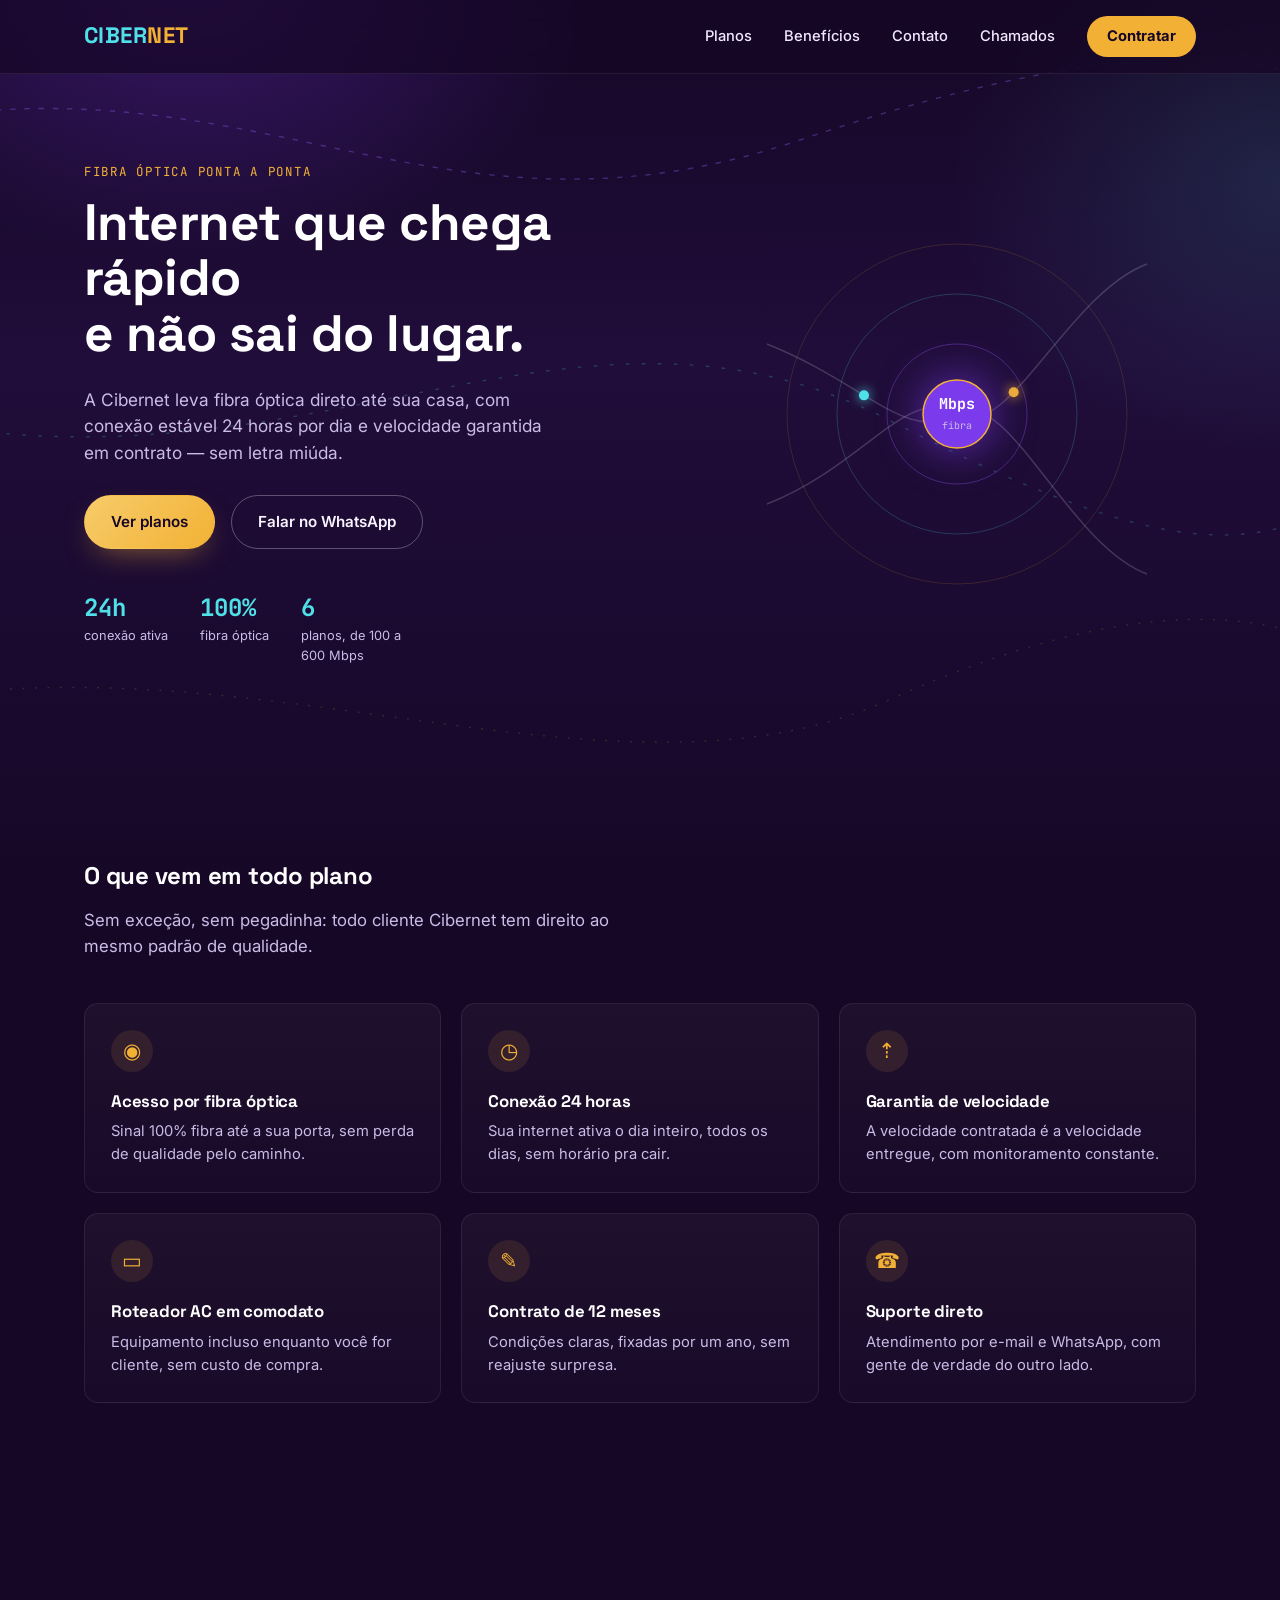
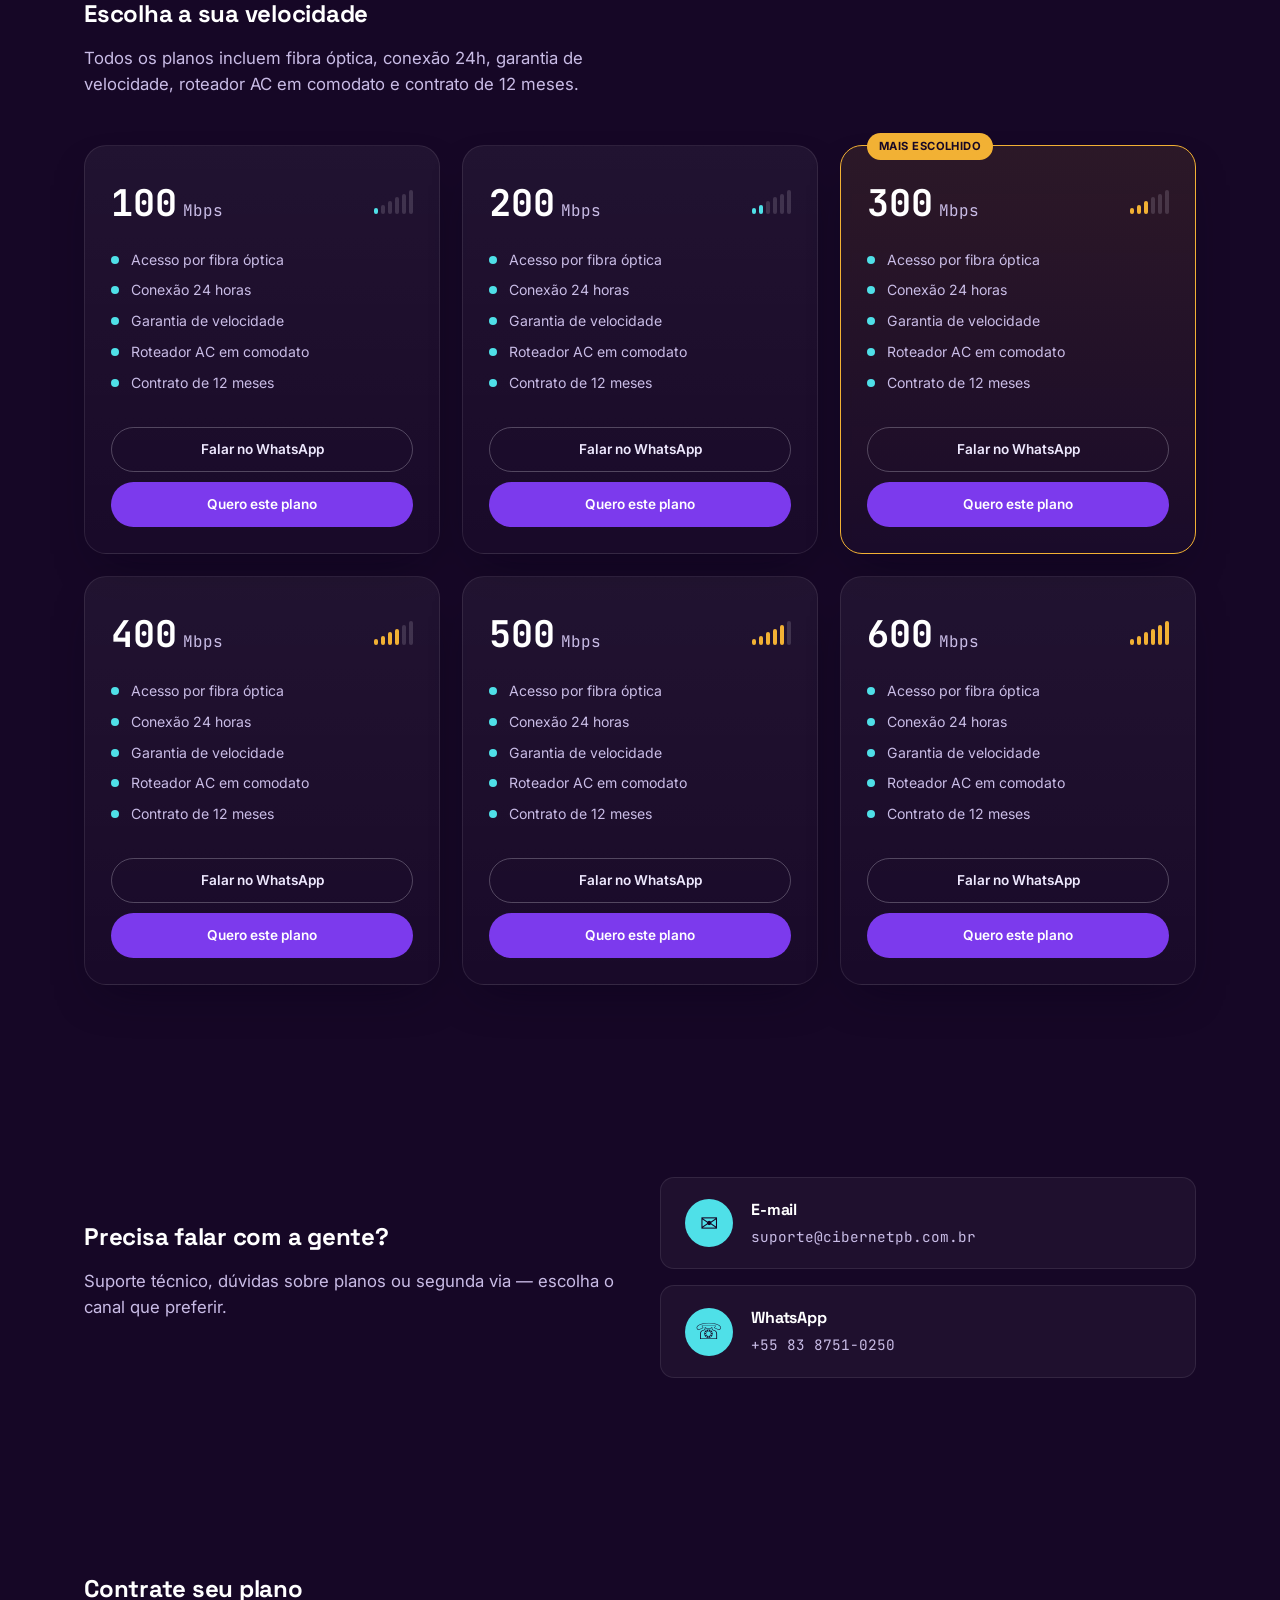
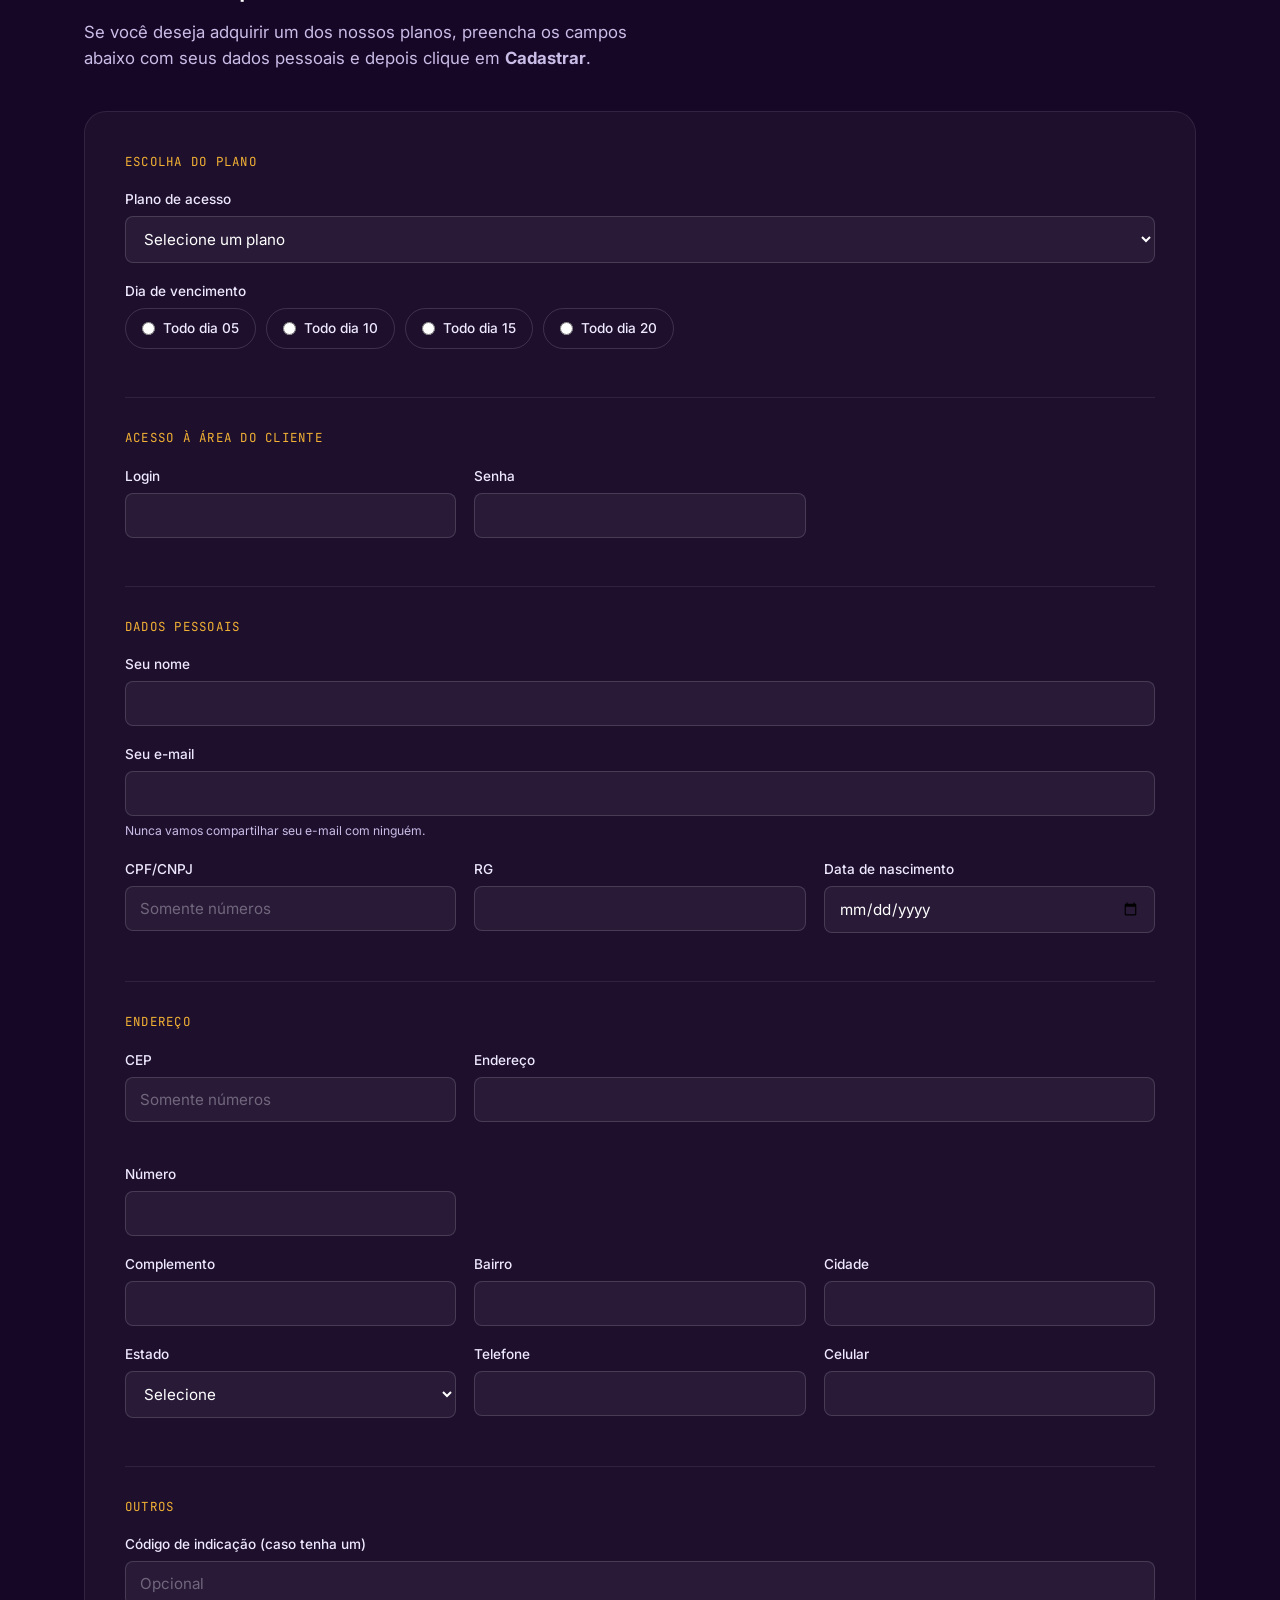
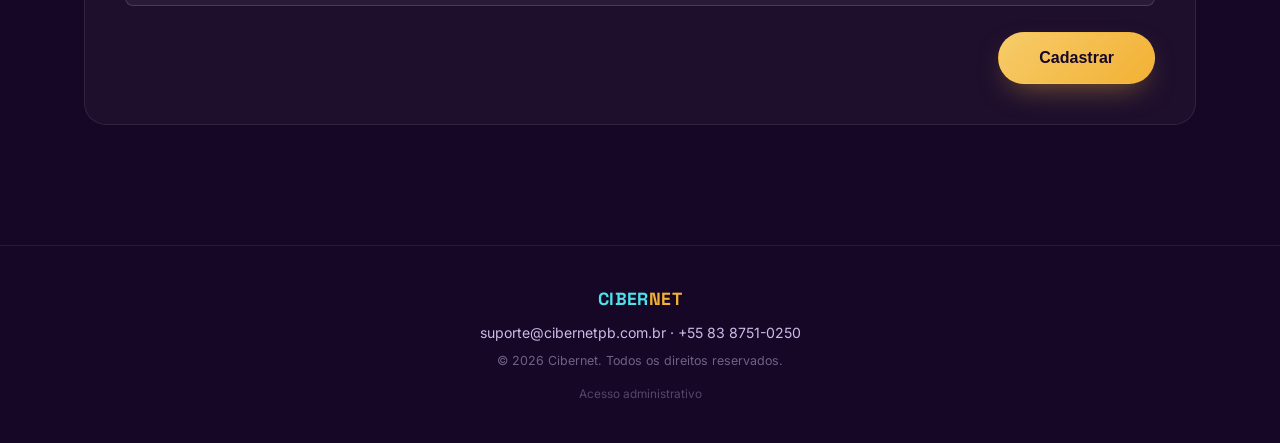
<file: index.html>
<!DOCTYPE html>
<html lang="pt-BR">
<head>
<meta charset="UTF-8">
<meta name="viewport" content="width=device-width, initial-scale=1.0">
<title>Cibernet — Internet Fibra Óptica</title>
<meta name="description" content="Cibernet, provedor de internet fibra óptica. Planos de 100 a 600 Mbps, conexão 24 horas e garantia de velocidade.">
<link rel="preconnect" href="https://fonts.googleapis.com">
<link rel="preconnect" href="https://fonts.gstatic.com" crossorigin>
<link href="https://fonts.googleapis.com/css2?family=Space+Grotesk:wght@500;600;700&family=Inter:wght@400;500;600;700&family=JetBrains+Mono:wght@500;700&display=swap" rel="stylesheet">
<link rel="stylesheet" href="style.css">
</head>
<body>

<!-- linhas de fibra decorativas no fundo -->
<div class="fiber-bg" aria-hidden="true">
  <svg viewBox="0 0 1440 900" preserveAspectRatio="none">
    <path class="fiber-line f1" d="M-100,120 C300,60 500,260 900,140 S1500,40 1600,160"/>
    <path class="fiber-line f2" d="M-100,420 C350,500 650,260 1000,420 S1450,560 1600,440"/>
    <path class="fiber-line f3" d="M-100,700 C300,640 700,820 1000,700 S1500,600 1600,720"/>
  </svg>
</div>

<header class="site-header" id="topo">
  <div class="wrap header-row">
    <a href="#topo" class="brand">
      <span class="brand-mark">CIBER<span class="brand-net">NET</span></span>
    </a>
    <nav class="main-nav" aria-label="Navegação principal">
      <a href="#planos">Planos</a>
      <a href="#beneficios">Benefícios</a>
      <a href="#contato">Contato</a>
      <a href="chamados.html">Chamados</a>
      <a href="#cadastro" class="nav-cta">Contratar</a>
    </nav>
    <button class="nav-toggle" id="navToggle" aria-label="Abrir menu" aria-expanded="false">
      <span></span><span></span><span></span>
    </button>
  </div>
</header>

<main>

  <!-- HERO -->
  <section class="hero">
    <div class="wrap hero-grid">
      <div class="hero-copy">
        <p class="eyebrow">Fibra óptica ponta a ponta</p>
        <h1>Internet que chega rápido<br> e não sai do lugar.</h1>
        <p class="hero-sub">A Cibernet leva fibra óptica direto até sua casa, com conexão estável 24 horas por dia e velocidade garantida em contrato — sem letra miúda.</p>
        <div class="hero-actions">
          <a href="#planos" class="btn btn-gold">Ver planos</a>
          <a href="https://wa.me/558387510250?text=Ol%C3%A1%2C%20quero%20conhecer%20os%20planos%20da%20Cibernet" target="_blank" rel="noopener" class="btn btn-ghost">Falar no WhatsApp</a>
        </div>
        <ul class="hero-stats">
          <li><span class="num">24h</span><span class="label">conexão ativa</span></li>
          <li><span class="num">100%</span><span class="label">fibra óptica</span></li>
          <li><span class="num">6</span><span class="label">planos, de 100 a 600 Mbps</span></li>
        </ul>
      </div>

      <div class="hero-visual" aria-hidden="true">
        <svg viewBox="0 0 420 420" class="pulse-svg">
          <circle class="ring ring-1" cx="210" cy="210" r="70"/>
          <circle class="ring ring-2" cx="210" cy="210" r="120"/>
          <circle class="ring ring-3" cx="210" cy="210" r="170"/>
          <path class="strand strand-a" d="M20,300 C120,260 160,180 210,210 S320,90 400,60"/>
          <path class="strand strand-b" d="M20,140 C120,180 160,240 210,210 S320,340 400,370"/>
          <circle class="pulse pa" r="5"><animateMotion dur="3.2s" repeatCount="indefinite" path="M20,300 C120,260 160,180 210,210 S320,90 400,60"/></circle>
          <circle class="pulse pb" r="5"><animateMotion dur="4s" repeatCount="indefinite" begin="1s" path="M20,140 C120,180 160,240 210,210 S320,340 400,370"/></circle>
          <circle class="core" cx="210" cy="210" r="34"/>
          <text x="210" y="205" class="core-num" text-anchor="middle">Mbps</text>
          <text x="210" y="225" class="core-sub" text-anchor="middle">fibra</text>
        </svg>
      </div>
    </div>
  </section>

  <!-- BENEFÍCIOS -->
  <section class="beneficios" id="beneficios">
    <div class="wrap">
      <h2>O que vem em todo plano</h2>
      <p class="section-sub">Sem exceção, sem pegadinha: todo cliente Cibernet tem direito ao mesmo padrão de qualidade.</p>
      <div class="beneficios-grid">
        <article class="beneficio-card">
          <div class="ico">◉</div>
          <h3>Acesso por fibra óptica</h3>
          <p>Sinal 100% fibra até a sua porta, sem perda de qualidade pelo caminho.</p>
        </article>
        <article class="beneficio-card">
          <div class="ico">◷</div>
          <h3>Conexão 24 horas</h3>
          <p>Sua internet ativa o dia inteiro, todos os dias, sem horário pra cair.</p>
        </article>
        <article class="beneficio-card">
          <div class="ico">⇡</div>
          <h3>Garantia de velocidade</h3>
          <p>A velocidade contratada é a velocidade entregue, com monitoramento constante.</p>
        </article>
        <article class="beneficio-card">
          <div class="ico">▭</div>
          <h3>Roteador AC em comodato</h3>
          <p>Equipamento incluso enquanto você for cliente, sem custo de compra.</p>
        </article>
        <article class="beneficio-card">
          <div class="ico">✎</div>
          <h3>Contrato de 12 meses</h3>
          <p>Condições claras, fixadas por um ano, sem reajuste surpresa.</p>
        </article>
        <article class="beneficio-card">
          <div class="ico">☎</div>
          <h3>Suporte direto</h3>
          <p>Atendimento por e-mail e WhatsApp, com gente de verdade do outro lado.</p>
        </article>
      </div>
    </div>
  </section>

  <!-- PLANOS -->
  <section class="planos" id="planos">
    <div class="wrap">
      <h2>Escolha a sua velocidade</h2>
      <p class="section-sub">Todos os planos incluem fibra óptica, conexão 24h, garantia de velocidade, roteador AC em comodato e contrato de 12 meses.</p>

      <div class="planos-grid">

        <article class="plano-card" data-plano="100">
          <div class="plano-top">
            <span class="plano-speed"><span class="plano-num">100</span>Mbps</span>
            <div class="signal-bars" aria-hidden="true"><i></i><i></i><i></i><i></i><i></i><i></i></div>
          </div>
          <ul class="plano-feats">
            <li>Acesso por fibra óptica</li>
            <li>Conexão 24 horas</li>
            <li>Garantia de velocidade</li>
            <li>Roteador AC em comodato</li>
            <li>Contrato de 12 meses</li>
          </ul>
          <div class="plano-actions">
            <a class="btn btn-outline" href="https://wa.me/558387510250?text=Ol%C3%A1%2C%20tenho%20interesse%20no%20plano%20de%20100%20Mbps%20da%20Cibernet" target="_blank" rel="noopener">Falar no WhatsApp</a>
            <a class="btn btn-solid" href="#cadastro" onclick="selecionarPlano('100')">Quero este plano</a>
          </div>
        </article>

        <article class="plano-card" data-plano="200">
          <div class="plano-top">
            <span class="plano-speed"><span class="plano-num">200</span>Mbps</span>
            <div class="signal-bars" aria-hidden="true"><i></i><i></i><i></i><i></i><i></i><i></i></div>
          </div>
          <ul class="plano-feats">
            <li>Acesso por fibra óptica</li>
            <li>Conexão 24 horas</li>
            <li>Garantia de velocidade</li>
            <li>Roteador AC em comodato</li>
            <li>Contrato de 12 meses</li>
          </ul>
          <div class="plano-actions">
            <a class="btn btn-outline" href="https://wa.me/558387510250?text=Ol%C3%A1%2C%20tenho%20interesse%20no%20plano%20de%20200%20Mbps%20da%20Cibernet" target="_blank" rel="noopener">Falar no WhatsApp</a>
            <a class="btn btn-solid" href="#cadastro" onclick="selecionarPlano('200')">Quero este plano</a>
          </div>
        </article>

        <article class="plano-card destaque" data-plano="300">
          <span class="tag-popular">Mais escolhido</span>
          <div class="plano-top">
            <span class="plano-speed"><span class="plano-num">300</span>Mbps</span>
            <div class="signal-bars" aria-hidden="true"><i></i><i></i><i></i><i></i><i></i><i></i></div>
          </div>
          <ul class="plano-feats">
            <li>Acesso por fibra óptica</li>
            <li>Conexão 24 horas</li>
            <li>Garantia de velocidade</li>
            <li>Roteador AC em comodato</li>
            <li>Contrato de 12 meses</li>
          </ul>
          <div class="plano-actions">
            <a class="btn btn-outline" href="https://wa.me/558387510250?text=Ol%C3%A1%2C%20tenho%20interesse%20no%20plano%20de%20300%20Mbps%20da%20Cibernet" target="_blank" rel="noopener">Falar no WhatsApp</a>
            <a class="btn btn-solid" href="#cadastro" onclick="selecionarPlano('300')">Quero este plano</a>
          </div>
        </article>

        <article class="plano-card" data-plano="400">
          <div class="plano-top">
            <span class="plano-speed"><span class="plano-num">400</span>Mbps</span>
            <div class="signal-bars" aria-hidden="true"><i></i><i></i><i></i><i></i><i></i><i></i></div>
          </div>
          <ul class="plano-feats">
            <li>Acesso por fibra óptica</li>
            <li>Conexão 24 horas</li>
            <li>Garantia de velocidade</li>
            <li>Roteador AC em comodato</li>
            <li>Contrato de 12 meses</li>
          </ul>
          <div class="plano-actions">
            <a class="btn btn-outline" href="https://wa.me/558387510250?text=Ol%C3%A1%2C%20tenho%20interesse%20no%20plano%20de%20400%20Mbps%20da%20Cibernet" target="_blank" rel="noopener">Falar no WhatsApp</a>
            <a class="btn btn-solid" href="#cadastro" onclick="selecionarPlano('400')">Quero este plano</a>
          </div>
        </article>

        <article class="plano-card" data-plano="500">
          <div class="plano-top">
            <span class="plano-speed"><span class="plano-num">500</span>Mbps</span>
            <div class="signal-bars" aria-hidden="true"><i></i><i></i><i></i><i></i><i></i><i></i></div>
          </div>
          <ul class="plano-feats">
            <li>Acesso por fibra óptica</li>
            <li>Conexão 24 horas</li>
            <li>Garantia de velocidade</li>
            <li>Roteador AC em comodato</li>
            <li>Contrato de 12 meses</li>
          </ul>
          <div class="plano-actions">
            <a class="btn btn-outline" href="https://wa.me/558387510250?text=Ol%C3%A1%2C%20tenho%20interesse%20no%20plano%20de%20500%20Mbps%20da%20Cibernet" target="_blank" rel="noopener">Falar no WhatsApp</a>
            <a class="btn btn-solid" href="#cadastro" onclick="selecionarPlano('500')">Quero este plano</a>
          </div>
        </article>

        <article class="plano-card top" data-plano="600">
          <div class="plano-top">
            <span class="plano-speed"><span class="plano-num">600</span>Mbps</span>
            <div class="signal-bars" aria-hidden="true"><i></i><i></i><i></i><i></i><i></i><i></i></div>
          </div>
          <ul class="plano-feats">
            <li>Acesso por fibra óptica</li>
            <li>Conexão 24 horas</li>
            <li>Garantia de velocidade</li>
            <li>Roteador AC em comodato</li>
            <li>Contrato de 12 meses</li>
          </ul>
          <div class="plano-actions">
            <a class="btn btn-outline" href="https://wa.me/558387510250?text=Ol%C3%A1%2C%20tenho%20interesse%20no%20plano%20de%20600%20Mbps%20da%20Cibernet" target="_blank" rel="noopener">Falar no WhatsApp</a>
            <a class="btn btn-solid" href="#cadastro" onclick="selecionarPlano('600')">Quero este plano</a>
          </div>
        </article>

      </div>
    </div>
  </section>

  <!-- CONTATO -->
  <section class="contato" id="contato">
    <div class="wrap contato-grid">
      <div class="contato-copy">
        <h2>Precisa falar com a gente?</h2>
        <p class="section-sub">Suporte técnico, dúvidas sobre planos ou segunda via — escolha o canal que preferir.</p>
      </div>
      <div class="contato-cards">
        <a class="contato-card" href="mailto:suporte@cibernetpb.com.br">
          <div class="ico">✉</div>
          <div>
            <h3>E-mail</h3>
            <p>suporte@cibernetpb.com.br</p>
          </div>
        </a>
        <a class="contato-card" href="https://wa.me/558387510250" target="_blank" rel="noopener">
          <div class="ico">☏</div>
          <div>
            <h3>WhatsApp</h3>
            <p>+55 83 8751-0250</p>
          </div>
        </a>
      </div>
    </div>
  </section>

  <!-- CADASTRO -->
  <section class="cadastro" id="cadastro">
    <div class="wrap">
      <h2>Contrate seu plano</h2>
      <p class="section-sub">Se você deseja adquirir um dos nossos planos, preencha os campos abaixo com seus dados pessoais e depois clique em <strong>Cadastrar</strong>.</p>

      <form id="formCadastro" class="form-card" novalidate>

        <fieldset class="form-block">
          <legend>Escolha do plano</legend>
          <div class="field">
            <label for="planoAcesso">Plano de acesso</label>
            <select id="planoAcesso" name="planoAcesso" required>
              <option value="" disabled selected>Selecione um plano</option>
              <option value="100">100 Mbps</option>
              <option value="200">200 Mbps</option>
              <option value="300">300 Mbps</option>
              <option value="400">400 Mbps</option>
              <option value="500">500 Mbps</option>
              <option value="600">600 Mbps</option>
            </select>
          </div>
          <div class="field">
            <label>Dia de vencimento</label>
            <div class="radio-row">
              <label class="radio-pill"><input type="radio" name="vencimento" value="05" required> Todo dia 05</label>
              <label class="radio-pill"><input type="radio" name="vencimento" value="10"> Todo dia 10</label>
              <label class="radio-pill"><input type="radio" name="vencimento" value="15"> Todo dia 15</label>
              <label class="radio-pill"><input type="radio" name="vencimento" value="20"> Todo dia 20</label>
            </div>
          </div>
        </fieldset>

        <fieldset class="form-block">
          <legend>Acesso à área do cliente</legend>
          <div class="field-row">
            <div class="field">
              <label for="login">Login</label>
              <input type="text" id="login" name="login" autocomplete="username" required>
            </div>
            <div class="field">
              <label for="senha">Senha</label>
              <input type="password" id="senha" name="senha" autocomplete="new-password" required>
            </div>
          </div>
        </fieldset>

        <fieldset class="form-block">
          <legend>Dados pessoais</legend>
          <div class="field">
            <label for="nome">Seu nome</label>
            <input type="text" id="nome" name="nome" required>
          </div>
          <div class="field">
            <label for="email">Seu e-mail</label>
            <input type="email" id="email" name="email" required>
            <span class="hint">Nunca vamos compartilhar seu e-mail com ninguém.</span>
          </div>
          <div class="field-row">
            <div class="field">
              <label for="cpfCnpj">CPF/CNPJ</label>
              <input type="text" id="cpfCnpj" name="cpfCnpj" inputmode="numeric" placeholder="Somente números" required>
            </div>
            <div class="field">
              <label for="rg">RG</label>
              <input type="text" id="rg" name="rg" required>
            </div>
            <div class="field">
              <label for="dataNasc">Data de nascimento</label>
              <input type="date" id="dataNasc" name="dataNasc" required>
            </div>
          </div>
        </fieldset>

        <fieldset class="form-block">
          <legend>Endereço</legend>
          <div class="field-row">
            <div class="field">
              <label for="cep">CEP</label>
              <input type="text" id="cep" name="cep" inputmode="numeric" placeholder="Somente números" required>
              <span class="hint" id="cepStatus"></span>
            </div>
            <div class="field field-grow">
              <label for="endereco">Endereço</label>
              <input type="text" id="endereco" name="endereco" required>
            </div>
            <div class="field field-small">
              <label for="numero">Número</label>
              <input type="text" id="numero" name="numero" required>
            </div>
          </div>
          <div class="field-row">
            <div class="field">
              <label for="complemento">Complemento</label>
              <input type="text" id="complemento" name="complemento">
            </div>
            <div class="field">
              <label for="bairro">Bairro</label>
              <input type="text" id="bairro" name="bairro" required>
            </div>
            <div class="field">
              <label for="cidade">Cidade</label>
              <input type="text" id="cidade" name="cidade" required>
            </div>
          </div>
          <div class="field-row">
            <div class="field">
              <label for="estado">Estado</label>
              <select id="estado" name="estado" required>
                <option value="" disabled selected>Selecione</option>
                <option>Acre</option>
                <option>Alagoas</option>
                <option>Amapá</option>
                <option>Amazonas</option>
                <option>Bahia</option>
                <option>Ceará</option>
                <option>Distrito Federal</option>
                <option>Espírito Santo</option>
                <option>Goiás</option>
                <option>Maranhão</option>
                <option>Mato Grosso</option>
                <option>Mato Grosso do Sul</option>
                <option>Minas Gerais</option>
                <option>Pará</option>
                <option>Paraíba</option>
                <option>Paraná</option>
                <option>Pernambuco</option>
                <option>Piauí</option>
                <option>Rio de Janeiro</option>
                <option>Rio Grande do Norte</option>
                <option>Rio Grande do Sul</option>
                <option>Rondônia</option>
                <option>Roraima</option>
                <option>Santa Catarina</option>
                <option>São Paulo</option>
                <option>Sergipe</option>
                <option>Tocantins</option>
              </select>
            </div>
            <div class="field">
              <label for="telefone">Telefone</label>
              <input type="tel" id="telefone" name="telefone">
            </div>
            <div class="field">
              <label for="celular">Celular</label>
              <input type="tel" id="celular" name="celular" required>
            </div>
          </div>
        </fieldset>

        <fieldset class="form-block">
          <legend>Outros</legend>
          <div class="field">
            <label for="codigo">Código de indicação (caso tenha um)</label>
            <input type="text" id="codigo" name="codigo" placeholder="Opcional">
          </div>
        </fieldset>

        <div class="form-footer">
          <p class="form-msg" id="formMsg" role="status"></p>
          <button type="submit" class="btn btn-gold btn-large">Cadastrar</button>
        </div>
      </form>
    </div>
  </section>

</main>

<footer class="site-footer">
  <div class="wrap footer-row">
    <span class="brand-mark small">CIBER<span class="brand-net">NET</span></span>
    <p>suporte@cibernetpb.com.br · +55 83 8751-0250</p>
    <p class="copy">© <span id="anoAtual"></span> Cibernet. Todos os direitos reservados.</p>
    <a href="admin.html" class="admin-link">Acesso administrativo</a>
  </div>
</footer>

<script src="script.js"></script>
</body>
</html>
</file>
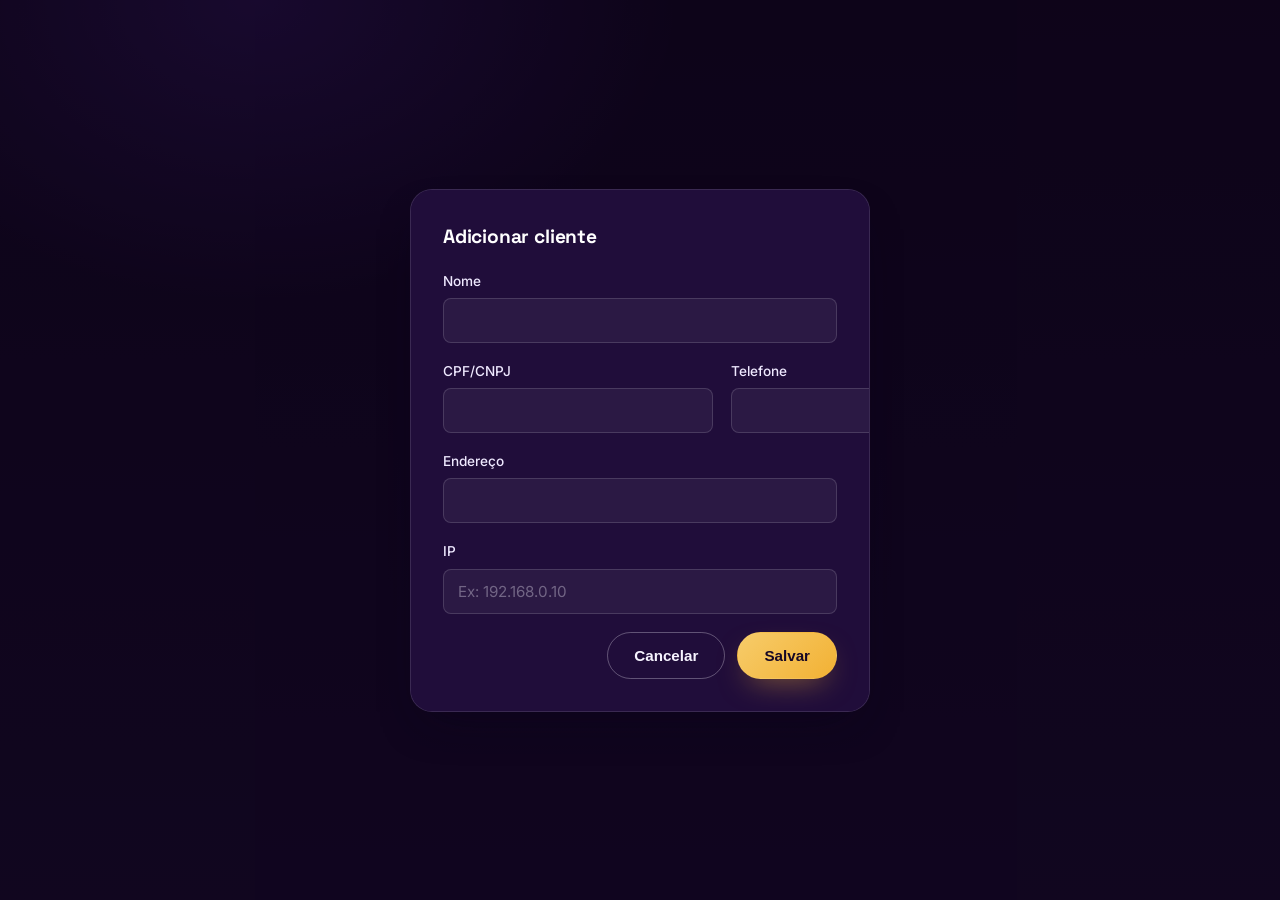
<file: admin.html>
<!DOCTYPE html>
<html lang="pt-BR">
<head>
<meta charset="UTF-8">
<meta name="viewport" content="width=device-width, initial-scale=1.0">
<title>Cibernet — Painel administrativo</title>
<meta name="robots" content="noindex, nofollow">
<link rel="preconnect" href="https://fonts.googleapis.com">
<link rel="preconnect" href="https://fonts.gstatic.com" crossorigin>
<link href="https://fonts.googleapis.com/css2?family=Space+Grotesk:wght@500;600;700&family=Inter:wght@400;500;600;700&family=JetBrains+Mono:wght@500;700&display=swap" rel="stylesheet">
<link rel="stylesheet" href="style.css">
<link rel="stylesheet" href="admin.css">
</head>
<body class="admin-body">

<!-- TELA DE LOGIN -->
<div class="admin-login" id="loginScreen">
  <form id="formLogin" class="login-card">
    <span class="brand-mark">CIBER<span class="brand-net">NET</span></span>
    <h1>Painel administrativo</h1>
    <p class="section-sub">Área restrita. Digite a senha de acesso para continuar.</p>
    <div class="field">
      <label for="senhaAdmin">Senha</label>
      <input type="password" id="senhaAdmin" required autofocus>
    </div>
    <p class="form-msg erro" id="loginMsg" role="status"></p>
    <button type="submit" class="btn btn-gold btn-large">Entrar</button>
  </form>
</div>

<!-- PAINEL -->
<div class="admin-dashboard" id="dashboard" hidden>

  <header class="admin-header">
    <div class="wrap admin-header-row">
      <span class="brand-mark">CIBER<span class="brand-net">NET</span> <small>admin</small></span>
      <div class="admin-header-actions">
        <a href="index.html" class="btn btn-ghost">Ver site</a>
        <button class="btn btn-outline" id="btnSair">Sair</button>
      </div>
    </div>
  </header>

  <main class="wrap admin-main">

    <nav class="admin-tabs" role="tablist">
      <button class="admin-tab active" data-tab="clientes" role="tab" aria-selected="true">Gerenciar clientes</button>
      <button class="admin-tab" data-tab="chamados" role="tab" aria-selected="false">Chamados</button>
    </nav>

    <!-- ABA CLIENTES -->
    <section class="admin-panel active" id="painelClientes">

      <div class="admin-panel-head">
        <div>
          <h2>Clientes</h2>
          <p class="section-sub">Clientes cadastrados pelo site aparecem aqui automaticamente. Você também pode adicionar clientes manualmente.</p>
        </div>
        <button class="btn btn-gold" id="btnNovoCliente">+ Adicionar cliente</button>
      </div>

      <input type="search" id="buscaCliente" class="admin-search" placeholder="Buscar por nome, CPF ou telefone...">

      <div class="admin-table-wrap">
        <table class="admin-table">
          <thead>
            <tr>
              <th>Nome</th>
              <th>CPF/CNPJ</th>
              <th>Telefone</th>
              <th>Endereço</th>
              <th>Plano</th>
              <th>IP</th>
              <th>Origem</th>
              <th>Ações</th>
            </tr>
          </thead>
          <tbody id="tbodyClientes"></tbody>
        </table>
        <p class="admin-empty" id="clientesVazio">Nenhum cliente cadastrado ainda.</p>
      </div>
    </section>

    <!-- ABA CHAMADOS -->
    <section class="admin-panel" id="painelChamados">
      <div class="admin-panel-head">
        <div>
          <h2>Chamados</h2>
          <p class="section-sub">Chamados abertos pelos clientes na página pública. Atualize o status conforme for atendendo.</p>
        </div>
      </div>

      <input type="search" id="buscaChamado" class="admin-search" placeholder="Buscar por nome, CPF ou protocolo...">

      <div class="admin-table-wrap">
        <table class="admin-table">
          <thead>
            <tr>
              <th>Protocolo</th>
              <th>Nome</th>
              <th>CPF</th>
              <th>Telefone</th>
              <th>Endereço</th>
              <th>Motivo</th>
              <th>Status</th>
              <th>Ações</th>
            </tr>
          </thead>
          <tbody id="tbodyChamados"></tbody>
        </table>
        <p class="admin-empty" id="chamadosVazio">Nenhum chamado aberto ainda.</p>
      </div>
    </section>

  </main>
</div>

<!-- MODAL: adicionar/editar cliente -->
<div class="admin-modal" id="modalCliente" hidden>
  <form class="modal-card" id="formCliente">
    <h2 id="modalTitulo">Adicionar cliente</h2>
    <input type="hidden" id="clienteId">
    <div class="field">
      <label for="clNome">Nome</label>
      <input type="text" id="clNome" required>
    </div>
    <div class="field-row">
      <div class="field">
        <label for="clCpf">CPF/CNPJ</label>
        <input type="text" id="clCpf" required>
      </div>
      <div class="field">
        <label for="clTelefone">Telefone</label>
        <input type="tel" id="clTelefone" required>
      </div>
    </div>
    <div class="field">
      <label for="clEndereco">Endereço</label>
      <input type="text" id="clEndereco" required>
    </div>
    <div class="field">
      <label for="clIp">IP</label>
      <input type="text" id="clIp" placeholder="Ex: 192.168.0.10">
    </div>
    <div class="modal-actions">
      <button type="button" class="btn btn-ghost" id="btnCancelarModal">Cancelar</button>
      <button type="submit" class="btn btn-gold">Salvar</button>
    </div>
  </form>
</div>

<script src="admin.js"></script>
</body>
</html>
</file>
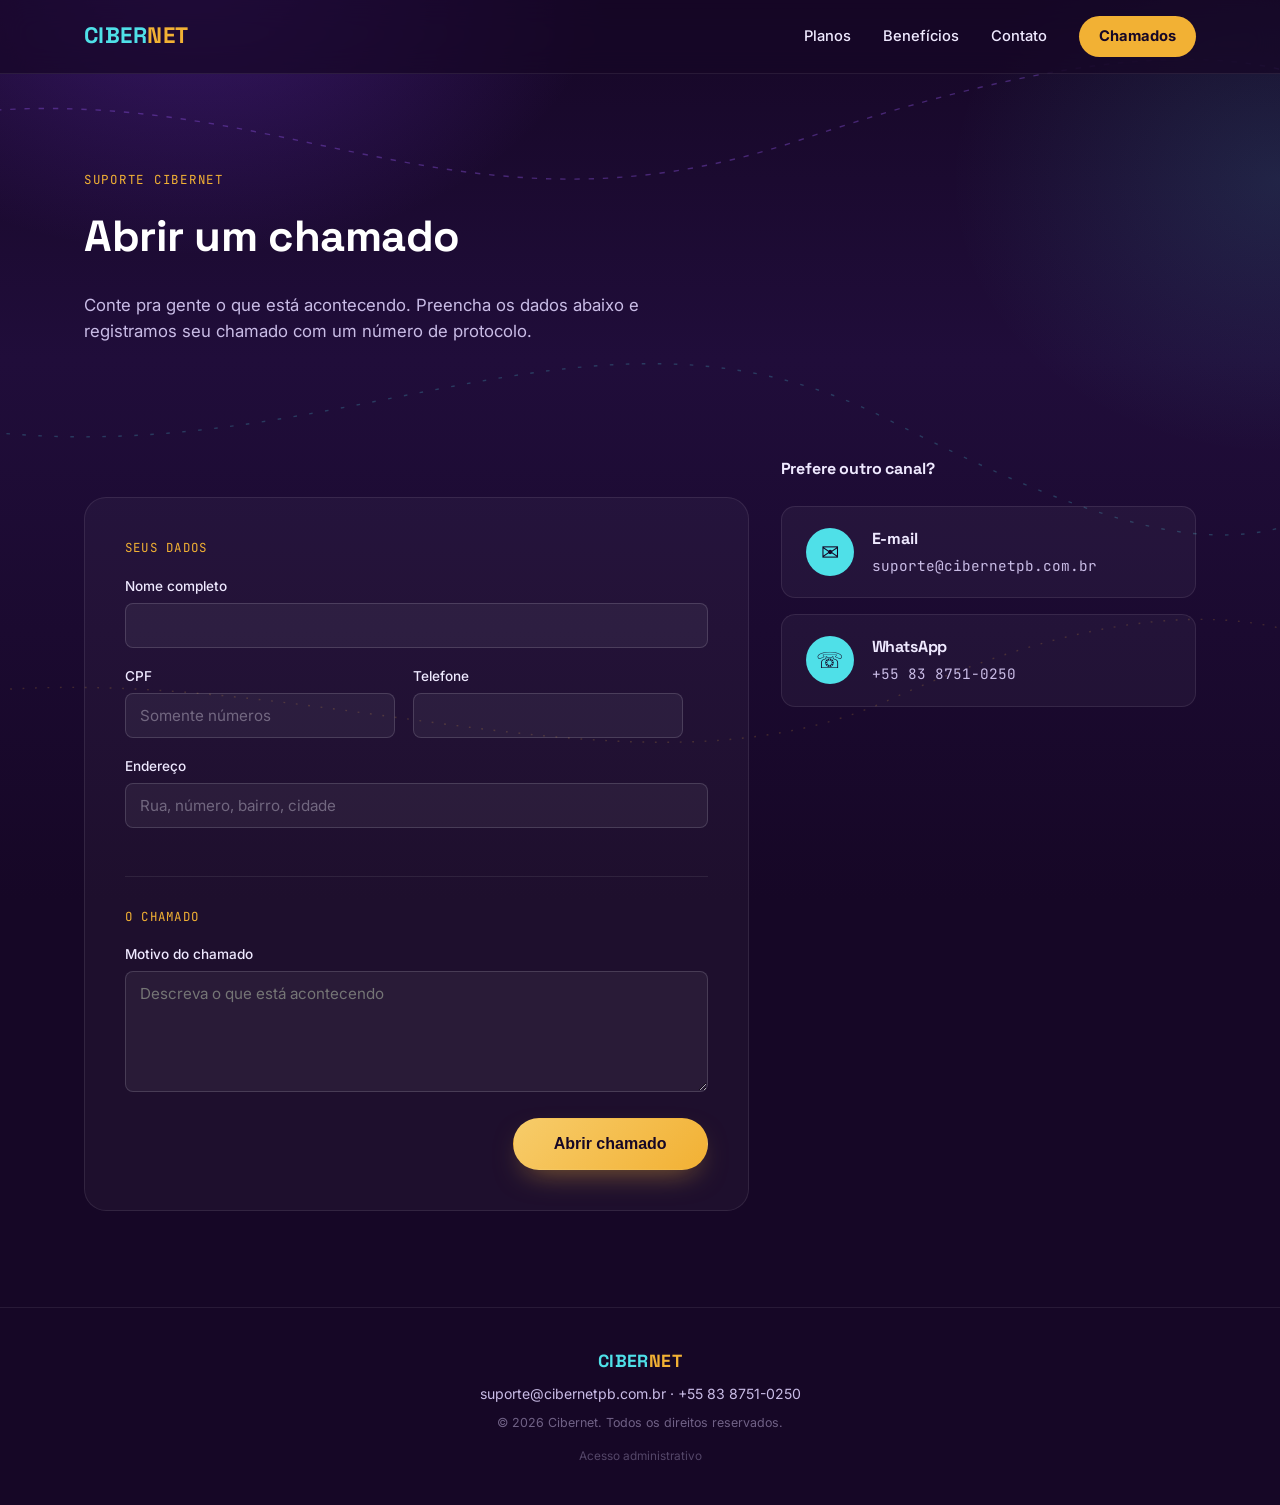
<file: chamados.html>
<!DOCTYPE html>
<html lang="pt-BR">
<head>
<meta charset="UTF-8">
<meta name="viewport" content="width=device-width, initial-scale=1.0">
<title>Cibernet — Abrir chamado</title>
<link rel="preconnect" href="https://fonts.googleapis.com">
<link rel="preconnect" href="https://fonts.gstatic.com" crossorigin>
<link href="https://fonts.googleapis.com/css2?family=Space+Grotesk:wght@500;600;700&family=Inter:wght@400;500;600;700&family=JetBrains+Mono:wght@500;700&display=swap" rel="stylesheet">
<link rel="stylesheet" href="style.css">
</head>
<body>

<div class="fiber-bg" aria-hidden="true">
  <svg viewBox="0 0 1440 900" preserveAspectRatio="none">
    <path class="fiber-line f1" d="M-100,120 C300,60 500,260 900,140 S1500,40 1600,160"/>
    <path class="fiber-line f2" d="M-100,420 C350,500 650,260 1000,420 S1450,560 1600,440"/>
    <path class="fiber-line f3" d="M-100,700 C300,640 700,820 1000,700 S1500,600 1600,720"/>
  </svg>
</div>

<header class="site-header">
  <div class="wrap header-row">
    <a href="index.html" class="brand">
      <span class="brand-mark">CIBER<span class="brand-net">NET</span></span>
    </a>
    <nav class="main-nav" aria-label="Navegação principal">
      <a href="index.html#planos">Planos</a>
      <a href="index.html#beneficios">Benefícios</a>
      <a href="index.html#contato">Contato</a>
      <a href="chamados.html" class="nav-cta">Chamados</a>
    </nav>
    <button class="nav-toggle" id="navToggle" aria-label="Abrir menu" aria-expanded="false">
      <span></span><span></span><span></span>
    </button>
  </div>
</header>

<main>
  <section class="chamados-hero">
    <div class="wrap">
      <p class="eyebrow">Suporte Cibernet</p>
      <h1>Abrir um chamado</h1>
      <p class="section-sub">Conte pra gente o que está acontecendo. Preencha os dados abaixo e registramos seu chamado com um número de protocolo.</p>
    </div>
  </section>

  <section class="chamados-form-section">
    <div class="wrap chamados-grid">

      <form id="formChamado" class="form-card" novalidate>
        <fieldset class="form-block">
          <legend>Seus dados</legend>
          <div class="field">
            <label for="chNome">Nome completo</label>
            <input type="text" id="chNome" name="nome" required>
          </div>
          <div class="field-row">
            <div class="field">
              <label for="chCpf">CPF</label>
              <input type="text" id="chCpf" name="cpf" inputmode="numeric" placeholder="Somente números" required>
            </div>
            <div class="field">
              <label for="chTelefone">Telefone</label>
              <input type="tel" id="chTelefone" name="telefone" required>
            </div>
          </div>
          <div class="field">
            <label for="chEndereco">Endereço</label>
            <input type="text" id="chEndereco" name="endereco" placeholder="Rua, número, bairro, cidade" required>
          </div>
        </fieldset>

        <fieldset class="form-block">
          <legend>O chamado</legend>
          <div class="field">
            <label for="chMotivo">Motivo do chamado</label>
            <textarea id="chMotivo" name="motivo" rows="5" placeholder="Descreva o que está acontecendo" required></textarea>
          </div>
        </fieldset>

        <div class="form-footer">
          <p class="form-msg" id="chMsg" role="status"></p>
          <button type="submit" class="btn btn-gold btn-large">Abrir chamado</button>
        </div>
      </form>

      <aside class="chamados-info">
        <h3>Prefere outro canal?</h3>
        <a class="contato-card" href="mailto:suporte@cibernetpb.com.br">
          <div class="ico">✉</div>
          <div><h3>E-mail</h3><p>suporte@cibernetpb.com.br</p></div>
        </a>
        <a class="contato-card" href="https://wa.me/558387510250" target="_blank" rel="noopener">
          <div class="ico">☏</div>
          <div><h3>WhatsApp</h3><p>+55 83 8751-0250</p></div>
        </a>
      </aside>
    </div>
  </section>
</main>

<footer class="site-footer">
  <div class="wrap footer-row">
    <span class="brand-mark small">CIBER<span class="brand-net">NET</span></span>
    <p>suporte@cibernetpb.com.br · +55 83 8751-0250</p>
    <p class="copy">© <span id="anoAtual"></span> Cibernet. Todos os direitos reservados.</p>
    <a href="admin.html" class="admin-link">Acesso administrativo</a>
  </div>
</footer>

<script src="chamados.js"></script>
</body>
</html>
</file>
<file: style.css>
/* =========================================================
   CIBERNET — design tokens
   ========================================================= */
:root{
  --purple-950:#160726;
  --purple-900:#200d3a;
  --purple-800:#2c1352;
  --purple-700:#3d1a72;
  --violet-500:#7c3aed;
  --violet-400:#9b5cf6;
  --gold-400:#f2b134;
  --gold-300:#f7cc6a;
  --cyan-400:#4fe0e8;
  --cream-50:#f7f4ff;
  --ink-050:#efe9ff;
  --ink-300:#c9bce6;

  --font-display:'Space Grotesk', sans-serif;
  --font-body:'Inter', sans-serif;
  --font-mono:'JetBrains Mono', monospace;

  --radius-lg:22px;
  --radius-md:14px;
  --radius-sm:8px;

  --shadow-card:0 20px 45px -20px rgba(10,2,25,.6);
}

*{box-sizing:border-box;}
html{scroll-behavior:smooth;}
body{
  margin:0;
  background:var(--purple-950);
  color:var(--cream-50);
  font-family:var(--font-body);
  line-height:1.55;
  -webkit-font-smoothing:antialiased;
}
h1,h2,h3{
  font-family:var(--font-display);
  margin:0 0 .5em;
  letter-spacing:-.01em;
  color:#fff;
}
p{margin:0 0 1em;}
a{color:inherit;text-decoration:none;}
ul{list-style:none;margin:0;padding:0;}
.wrap{
  max-width:1160px;
  margin:0 auto;
  padding:0 24px;
  position:relative;
  z-index:2;
}
section{padding:96px 0;position:relative;}
.section-sub{
  max-width:560px;
  color:var(--ink-300);
  font-size:1.05rem;
}
@media (prefers-reduced-motion: reduce){
  *{animation-duration:0.001ms !important; animation-iteration-count:1 !important; transition-duration:0.001ms !important; scroll-behavior:auto !important;}
}

/* focus visibility */
a:focus-visible, button:focus-visible, input:focus-visible, select:focus-visible{
  outline:2px solid var(--gold-400);
  outline-offset:3px;
  border-radius:4px;
}

/* =========================================================
   Fiber background decoration
   ========================================================= */
.fiber-bg{
  position:fixed;
  inset:0;
  z-index:0;
  pointer-events:none;
  background:
    radial-gradient(ellipse 700px 500px at 15% -5%, rgba(124,58,237,.35), transparent 60%),
    radial-gradient(ellipse 600px 500px at 100% 20%, rgba(79,224,232,.12), transparent 55%),
    linear-gradient(180deg, var(--purple-950), var(--purple-900) 40%, var(--purple-950));
}
.fiber-bg svg{width:100%;height:100%;}
.fiber-line{
  fill:none;
  stroke-width:1.4;
  stroke:url(#none);
  opacity:.35;
}
.fiber-bg .f1{stroke:var(--violet-400); stroke-dasharray:6 10; animation:dash 40s linear infinite;}
.fiber-bg .f2{stroke:var(--cyan-400); opacity:.22; stroke-dasharray:4 14; animation:dash 55s linear infinite reverse;}
.fiber-bg .f3{stroke:var(--gold-400); opacity:.18; stroke-dasharray:2 12; animation:dash 65s linear infinite;}
@keyframes dash{to{stroke-dashoffset:-1000;}}

/* =========================================================
   Buttons
   ========================================================= */
.btn{
  display:inline-flex;
  align-items:center;
  justify-content:center;
  gap:.5em;
  padding:14px 26px;
  border-radius:999px;
  font-weight:600;
  font-size:.95rem;
  border:1px solid transparent;
  cursor:pointer;
  transition:transform .18s ease, box-shadow .18s ease, background .18s ease, border-color .18s ease;
}
.btn:hover{transform:translateY(-2px);}
.btn-gold{
  background:linear-gradient(135deg, var(--gold-300), var(--gold-400));
  color:var(--purple-950);
  box-shadow:0 12px 30px -12px rgba(242,177,52,.55);
}
.btn-gold:hover{box-shadow:0 16px 34px -12px rgba(242,177,52,.7);}
.btn-ghost{
  background:transparent;
  border-color:rgba(247,244,255,.3);
  color:var(--cream-50);
}
.btn-ghost:hover{border-color:var(--cyan-400); color:var(--cyan-400);}
.btn-outline{
  background:transparent;
  border-color:rgba(247,244,255,.25);
  color:var(--ink-050);
  font-size:.85rem;
  padding:11px 18px;
}
.btn-outline:hover{border-color:var(--cyan-400); color:var(--cyan-400);}
.btn-solid{
  background:var(--violet-500);
  color:#fff;
  font-size:.85rem;
  padding:11px 18px;
}
.btn-solid:hover{background:var(--violet-400);}
.btn-large{padding:16px 40px; font-size:1rem;}

/* =========================================================
   Header
   ========================================================= */
.site-header{
  position:sticky;
  top:0;
  z-index:50;
  backdrop-filter:blur(14px);
  background:rgba(22,7,38,.7);
  border-bottom:1px solid rgba(247,244,255,.08);
}
.header-row{
  display:flex;
  align-items:center;
  justify-content:space-between;
  padding:16px 24px;
}
.brand-mark{
  font-family:var(--font-display);
  font-weight:700;
  font-size:1.4rem;
  color:var(--cyan-400);
  letter-spacing:.02em;
}
.brand-mark.small{font-size:1.1rem;}
.brand-net{color:var(--gold-400);}
.main-nav{display:flex; align-items:center; gap:32px;}
.main-nav a{
  font-size:.92rem;
  font-weight:500;
  color:var(--ink-050);
  transition:color .18s ease;
}
.main-nav a:hover{color:var(--cyan-400);}
.nav-cta{
  background:var(--gold-400);
  color:var(--purple-950) !important;
  padding:9px 20px;
  border-radius:999px;
  font-weight:700 !important;
}
.nav-toggle{
  display:none;
  flex-direction:column;
  gap:5px;
  background:none;
  border:none;
  cursor:pointer;
  padding:6px;
}
.nav-toggle span{width:22px;height:2px;background:#fff;border-radius:2px;}

/* =========================================================
   Hero
   ========================================================= */
.hero{padding-top:88px;}
.hero-grid{
  display:grid;
  grid-template-columns:1.1fr .9fr;
  align-items:center;
  gap:48px;
}
.eyebrow{
  font-family:var(--font-mono);
  font-size:.78rem;
  letter-spacing:.14em;
  text-transform:uppercase;
  color:var(--gold-400);
  margin-bottom:14px;
}
.hero h1{
  font-size:clamp(2.2rem, 4vw, 3.4rem);
  line-height:1.08;
}
.hero-sub{
  color:var(--ink-300);
  font-size:1.08rem;
  max-width:480px;
}
.hero-actions{display:flex; gap:16px; flex-wrap:wrap; margin:28px 0 40px;}
.hero-stats{display:flex; gap:32px; flex-wrap:wrap;}
.hero-stats .num{
  display:block;
  font-family:var(--font-mono);
  font-size:1.5rem;
  font-weight:700;
  color:var(--cyan-400);
}
.hero-stats .label{
  display:block;
  font-size:.8rem;
  color:var(--ink-300);
  max-width:120px;
}

.hero-visual{display:flex; justify-content:center;}
.pulse-svg{width:100%; max-width:420px;}
.ring{fill:none; stroke:rgba(155,92,246,.35); stroke-width:1;}
.ring-2{stroke:rgba(79,224,232,.22);}
.ring-3{stroke:rgba(242,177,52,.15);}
.strand{fill:none; stroke:rgba(247,244,255,.18); stroke-width:1.5;}
.pulse{fill:var(--gold-400); filter:drop-shadow(0 0 6px var(--gold-400));}
.pb{fill:var(--cyan-400); filter:drop-shadow(0 0 6px var(--cyan-400));}
.core{
  fill:var(--violet-500);
  stroke:var(--gold-400);
  stroke-width:1.5;
  filter:drop-shadow(0 0 22px rgba(124,58,237,.7));
}
.core-num{font-family:var(--font-mono); font-size:15px; fill:#fff; font-weight:700;}
.core-sub{font-family:var(--font-mono); font-size:10px; fill:var(--ink-300);}

/* =========================================================
   Benefícios
   ========================================================= */
.beneficios-grid{
  display:grid;
  grid-template-columns:repeat(3, 1fr);
  gap:20px;
  margin-top:44px;
}
.beneficio-card{
  background:linear-gradient(180deg, rgba(255,255,255,.04), rgba(255,255,255,.015));
  border:1px solid rgba(247,244,255,.08);
  border-radius:var(--radius-md);
  padding:26px;
  transition:border-color .2s ease, transform .2s ease;
}
.beneficio-card:hover{border-color:rgba(79,224,232,.35); transform:translateY(-3px);}
.beneficio-card .ico{
  font-size:1.3rem;
  color:var(--gold-400);
  width:42px; height:42px;
  display:flex; align-items:center; justify-content:center;
  border-radius:50%;
  background:rgba(242,177,52,.1);
  margin-bottom:16px;
}
.beneficio-card h3{font-size:1.05rem; margin-bottom:.4em;}
.beneficio-card p{color:var(--ink-300); font-size:.92rem; margin:0;}

/* =========================================================
   Planos
   ========================================================= */
.planos-grid{
  display:grid;
  grid-template-columns:repeat(3, 1fr);
  gap:22px;
  margin-top:48px;
}
.plano-card{
  position:relative;
  background:linear-gradient(180deg, rgba(255,255,255,.05), rgba(255,255,255,.015));
  border:1px solid rgba(247,244,255,.09);
  border-radius:var(--radius-lg);
  padding:28px 26px 26px;
  display:flex;
  flex-direction:column;
  box-shadow:var(--shadow-card);
  transition:transform .22s ease, border-color .22s ease;
}
.plano-card:hover{transform:translateY(-4px); border-color:rgba(155,92,246,.5);}
.plano-card.destaque{border-color:var(--gold-400); background:linear-gradient(180deg, rgba(242,177,52,.1), rgba(255,255,255,.02));}
.tag-popular{
  position:absolute; top:-13px; left:26px;
  background:var(--gold-400);
  color:var(--purple-950);
  font-size:.7rem;
  font-weight:700;
  letter-spacing:.04em;
  text-transform:uppercase;
  padding:5px 12px;
  border-radius:999px;
}
.plano-top{display:flex; align-items:center; justify-content:space-between; margin-bottom:18px;}
.plano-speed{font-family:var(--font-mono); font-size:1rem; color:var(--ink-300); display:flex; align-items:baseline; gap:6px;}
.plano-num{font-size:2.3rem; font-weight:700; color:#fff; font-family:var(--font-mono);}
.signal-bars{display:flex; align-items:flex-end; gap:3px; height:24px;}
.signal-bars i{width:4px; display:block; background:rgba(247,244,255,.15); border-radius:2px;}
.signal-bars i:nth-child(1){height:25%;}
.signal-bars i:nth-child(2){height:40%;}
.signal-bars i:nth-child(3){height:55%;}
.signal-bars i:nth-child(4){height:70%;}
.signal-bars i:nth-child(5){height:85%;}
.signal-bars i:nth-child(6){height:100%;}
.plano-card[data-plano="100"] .signal-bars i:nth-child(1){background:var(--cyan-400);}
.plano-card[data-plano="200"] .signal-bars i:nth-child(-n+2){background:var(--cyan-400);}
.plano-card[data-plano="300"] .signal-bars i:nth-child(-n+3){background:var(--gold-400);}
.plano-card[data-plano="400"] .signal-bars i:nth-child(-n+4){background:var(--gold-400);}
.plano-card[data-plano="500"] .signal-bars i:nth-child(-n+5){background:var(--gold-400);}
.plano-card[data-plano="600"] .signal-bars i{background:var(--gold-400);}

.plano-feats{margin-bottom:24px; flex:1;}
.plano-feats li{
  font-size:.88rem;
  color:var(--ink-300);
  padding-left:20px;
  position:relative;
  margin-bottom:9px;
}
.plano-feats li::before{
  content:"";
  position:absolute; left:0; top:7px;
  width:8px; height:8px;
  border-radius:50%;
  background:var(--cyan-400);
}
.plano-actions{display:flex; flex-direction:column; gap:10px;}
.plano-actions .btn{width:100%;}

/* =========================================================
   Contato
   ========================================================= */
.contato-grid{
  display:grid;
  grid-template-columns:1fr 1fr;
  gap:40px;
  align-items:center;
}
.contato-cards{display:flex; flex-direction:column; gap:16px;}
.contato-card{
  display:flex;
  align-items:center;
  gap:18px;
  background:rgba(255,255,255,.04);
  border:1px solid rgba(247,244,255,.09);
  border-radius:var(--radius-md);
  padding:20px 24px;
  transition:border-color .2s ease, transform .2s ease;
}
.contato-card:hover{border-color:var(--cyan-400); transform:translateX(4px);}
.contato-card .ico{
  font-size:1.4rem;
  color:var(--purple-950);
  background:var(--cyan-400);
  width:48px; height:48px;
  border-radius:50%;
  display:flex; align-items:center; justify-content:center;
  flex-shrink:0;
}
.contato-card h3{font-size:1rem; margin-bottom:.2em;}
.contato-card p{margin:0; color:var(--ink-300); font-family:var(--font-mono); font-size:.9rem;}

/* =========================================================
   Cadastro / formulário
   ========================================================= */
.cadastro{padding-bottom:120px;}
.form-card{
  margin-top:40px;
  background:rgba(255,255,255,.035);
  border:1px solid rgba(247,244,255,.09);
  border-radius:var(--radius-lg);
  padding:40px;
}
.form-block{
  border:none;
  padding:0 0 30px;
  margin:0 0 30px;
  border-bottom:1px solid rgba(247,244,255,.08);
}
.form-block:last-of-type{border-bottom:none; margin-bottom:0; padding-bottom:0;}
.form-block legend{
  font-family:var(--font-mono);
  font-size:.78rem;
  letter-spacing:.1em;
  text-transform:uppercase;
  color:var(--gold-400);
  padding:0 0 18px;
}
.field{display:flex; flex-direction:column; gap:6px; margin-bottom:18px;}
.field-row{display:grid; grid-template-columns:repeat(3, 1fr); gap:18px;}
.field-row .field{margin-bottom:18px;}
.field-grow{grid-column:span 2;}
.field-small{grid-column:span 1;}
label{font-size:.85rem; font-weight:500; color:var(--ink-050);}
input, select{
  background:rgba(255,255,255,.05);
  border:1px solid rgba(247,244,255,.15);
  color:#fff;
  padding:12px 14px;
  border-radius:var(--radius-sm);
  font-family:var(--font-body);
  font-size:.95rem;
  transition:border-color .18s ease, background .18s ease;
}
input::placeholder{color:rgba(247,244,255,.35);}
input:focus, select:focus{
  border-color:var(--cyan-400);
  background:rgba(255,255,255,.08);
  outline:none;
}
select option{background:var(--purple-900); color:#fff;}
.hint{font-size:.76rem; color:var(--ink-300);}
#cepStatus{color:var(--cyan-400);}

.radio-row{display:flex; gap:10px; flex-wrap:wrap;}
.radio-pill{
  display:flex; align-items:center; gap:8px;
  border:1px solid rgba(247,244,255,.15);
  border-radius:999px;
  padding:9px 16px;
  font-size:.85rem;
  cursor:pointer;
  transition:border-color .18s ease, background .18s ease;
}
.radio-pill:has(input:checked){
  border-color:var(--gold-400);
  background:rgba(242,177,52,.12);
}
.radio-pill input{accent-color:var(--gold-400); margin:0;}

.form-footer{
  display:flex;
  align-items:center;
  justify-content:space-between;
  gap:20px;
  flex-wrap:wrap;
  margin-top:8px;
}
.form-msg{font-size:.9rem; color:var(--cyan-400); margin:0;}
.form-msg.erro{color:#ff8a8a;}

/* =========================================================
   Página de Chamados
   ========================================================= */
.chamados-hero{padding-bottom:0;}
.chamados-hero h1{font-size:clamp(2rem, 3.4vw, 2.8rem);}
.chamados-grid{
  display:grid;
  grid-template-columns:1.6fr 1fr;
  gap:32px;
  align-items:start;
}
.chamados-info{display:flex; flex-direction:column; gap:16px;}
.chamados-info h3{font-size:1rem; color:var(--ink-050);}
textarea{
  background:rgba(255,255,255,.05);
  border:1px solid rgba(247,244,255,.15);
  color:#fff;
  padding:12px 14px;
  border-radius:var(--radius-sm);
  font-family:var(--font-body);
  font-size:.95rem;
  resize:vertical;
}
textarea:focus{border-color:var(--cyan-400); background:rgba(255,255,255,.08); outline:none;}
@media (max-width:900px){
  .chamados-grid{grid-template-columns:1fr;}
}

/* =========================================================
   Footer
   ========================================================= */
.site-footer{
  padding:40px 0;
  border-top:1px solid rgba(247,244,255,.08);
  text-align:center;
}
.footer-row{display:flex; flex-direction:column; align-items:center; gap:8px;}
.footer-row p{margin:0; color:var(--ink-300); font-size:.88rem;}
.footer-row .copy{font-size:.78rem; color:rgba(201,188,230,.5);}
.admin-link{font-size:.74rem; color:rgba(201,188,230,.35); margin-top:6px;}
.admin-link:hover{color:var(--cyan-400);}

/* =========================================================
   Responsive
   ========================================================= */
@media (max-width:960px){
  .hero-grid{grid-template-columns:1fr; text-align:center;}
  .hero-actions, .hero-stats{justify-content:center;}
  .hero-sub{margin-inline:auto;}
  .hero-visual{order:-1; margin-bottom:10px;}
  .beneficios-grid, .planos-grid{grid-template-columns:repeat(2, 1fr);}
  .contato-grid{grid-template-columns:1fr;}
  .field-row{grid-template-columns:1fr 1fr;}
  .field-grow, .field-small{grid-column:span 1;}
}
@media (max-width:720px){
  .main-nav{
    position:absolute; top:100%; left:0; right:0;
    background:var(--purple-900);
    flex-direction:column;
    align-items:stretch;
    padding:20px 24px;
    gap:16px;
    display:none;
    border-bottom:1px solid rgba(247,244,255,.08);
  }
  .main-nav.open{display:flex;}
  .nav-toggle{display:flex;}
  .nav-cta{text-align:center;}
}
@media (max-width:600px){
  section{padding:64px 0;}
  .beneficios-grid, .planos-grid{grid-template-columns:1fr;}
  .field-row{grid-template-columns:1fr;}
  .form-card{padding:26px;}
  .form-footer{flex-direction:column; align-items:stretch;}
  .btn-large{width:100%;}
}
</file>
<file: admin.css>
/* ==========================================================
   CIBERNET — painel administrativo
   ========================================================== */

.admin-body{min-height:100vh;}

/* ---- login ---- */
.admin-login{
  min-height:100vh;
  display:flex;
  align-items:center;
  justify-content:center;
  padding:24px;
  position:relative;
  z-index:2;
  background:
    radial-gradient(ellipse 700px 500px at 20% 0%, rgba(124,58,237,.35), transparent 60%),
    linear-gradient(180deg, var(--purple-950), var(--purple-900));
}
.login-card{
  width:100%;
  max-width:380px;
  background:rgba(255,255,255,.04);
  border:1px solid rgba(247,244,255,.1);
  border-radius:var(--radius-lg);
  padding:40px 36px;
  text-align:center;
  box-shadow:var(--shadow-card);
}
.login-card .brand-mark{font-size:1.5rem; display:block; margin-bottom:18px;}
.login-card h1{font-size:1.4rem;}
.login-card .field{text-align:left; margin:22px 0 8px;}
.login-card .btn{width:100%; margin-top:10px;}
.login-card .form-msg{min-height:1.2em;}

/* ---- header do painel ---- */
.admin-header{
  border-bottom:1px solid rgba(247,244,255,.08);
  background:rgba(22,7,38,.7);
  position:sticky; top:0; z-index:20;
}
.admin-header-row{
  display:flex; align-items:center; justify-content:space-between;
  padding:16px 24px;
}
.admin-header .brand-mark small{
  font-family:var(--font-mono);
  font-size:.6rem;
  color:var(--ink-300);
  text-transform:uppercase;
  letter-spacing:.1em;
  vertical-align:middle;
}
.admin-header-actions{display:flex; gap:12px;}

.admin-main{padding:44px 24px 80px;}

/* ---- tabs ---- */
.admin-tabs{display:flex; gap:10px; margin-bottom:34px; flex-wrap:wrap;}
.admin-tab{
  background:rgba(255,255,255,.04);
  border:1px solid rgba(247,244,255,.1);
  color:var(--ink-300);
  padding:11px 22px;
  border-radius:999px;
  font-family:var(--font-body);
  font-weight:600;
  font-size:.9rem;
  cursor:pointer;
  transition:all .18s ease;
}
.admin-tab.active{
  background:var(--gold-400);
  border-color:var(--gold-400);
  color:var(--purple-950);
}
.admin-panel{display:none;}
.admin-panel.active{display:block;}

.admin-panel-head{
  display:flex;
  align-items:flex-start;
  justify-content:space-between;
  gap:20px;
  flex-wrap:wrap;
  margin-bottom:24px;
}
.admin-panel-head h2{margin-bottom:.25em;}

.admin-search{
  width:100%;
  max-width:360px;
  background:rgba(255,255,255,.05);
  border:1px solid rgba(247,244,255,.15);
  color:#fff;
  padding:11px 16px;
  border-radius:999px;
  font-family:var(--font-body);
  font-size:.9rem;
  margin-bottom:20px;
}
.admin-search:focus{border-color:var(--cyan-400); outline:none;}

/* ---- tabela ---- */
.admin-table-wrap{
  background:rgba(255,255,255,.03);
  border:1px solid rgba(247,244,255,.08);
  border-radius:var(--radius-md);
  overflow-x:auto;
}
.admin-table{width:100%; border-collapse:collapse; min-width:820px;}
.admin-table th{
  text-align:left;
  font-family:var(--font-mono);
  font-size:.72rem;
  letter-spacing:.06em;
  text-transform:uppercase;
  color:var(--gold-400);
  padding:16px 18px;
  border-bottom:1px solid rgba(247,244,255,.1);
  white-space:nowrap;
}
.admin-table td{
  padding:14px 18px;
  font-size:.88rem;
  color:var(--ink-050);
  border-bottom:1px solid rgba(247,244,255,.06);
  vertical-align:top;
}
.admin-table tbody tr:last-child td{border-bottom:none;}
.admin-table tbody tr:hover{background:rgba(255,255,255,.02);}
.admin-empty{
  text-align:center;
  padding:30px;
  color:var(--ink-300);
  font-size:.9rem;
  display:none;
}
.admin-empty.show{display:block;}

.tag-origem{
  font-family:var(--font-mono);
  font-size:.7rem;
  padding:3px 10px;
  border-radius:999px;
  text-transform:uppercase;
  letter-spacing:.04em;
}
.tag-origem.site{background:rgba(79,224,232,.15); color:var(--cyan-400);}
.tag-origem.manual{background:rgba(242,177,52,.15); color:var(--gold-400);}

.status-select{
  background:rgba(255,255,255,.06);
  border:1px solid rgba(247,244,255,.15);
  color:#fff;
  padding:6px 10px;
  border-radius:var(--radius-sm);
  font-size:.82rem;
  font-family:var(--font-body);
}
.status-select option{background:var(--purple-900);}

.row-actions{display:flex; gap:8px; white-space:nowrap;}
.row-actions button{
  background:none;
  border:1px solid rgba(247,244,255,.15);
  color:var(--ink-050);
  padding:6px 12px;
  border-radius:var(--radius-sm);
  font-size:.78rem;
  cursor:pointer;
  transition:border-color .18s ease, color .18s ease;
}
.row-actions button:hover{border-color:var(--cyan-400); color:var(--cyan-400);}
.row-actions button.btn-excluir:hover{border-color:#ff8a8a; color:#ff8a8a;}

/* ---- modal ---- */
.admin-modal{
  position:fixed; inset:0; z-index:100;
  background:rgba(10,3,20,.7);
  display:flex; align-items:center; justify-content:center;
  padding:20px;
}
.modal-card{
  width:100%; max-width:460px;
  background:var(--purple-900);
  border:1px solid rgba(247,244,255,.12);
  border-radius:var(--radius-lg);
  padding:32px;
  box-shadow:var(--shadow-card);
  max-height:90vh;
  overflow-y:auto;
}
.modal-card h2{font-size:1.2rem; margin-bottom:20px;}
.modal-actions{display:flex; justify-content:flex-end; gap:12px; margin-top:10px;}

@media (max-width:640px){
  .admin-header-row{flex-direction:column; align-items:flex-start; gap:12px;}
  .field-row{grid-template-columns:1fr;}
}
</file>
